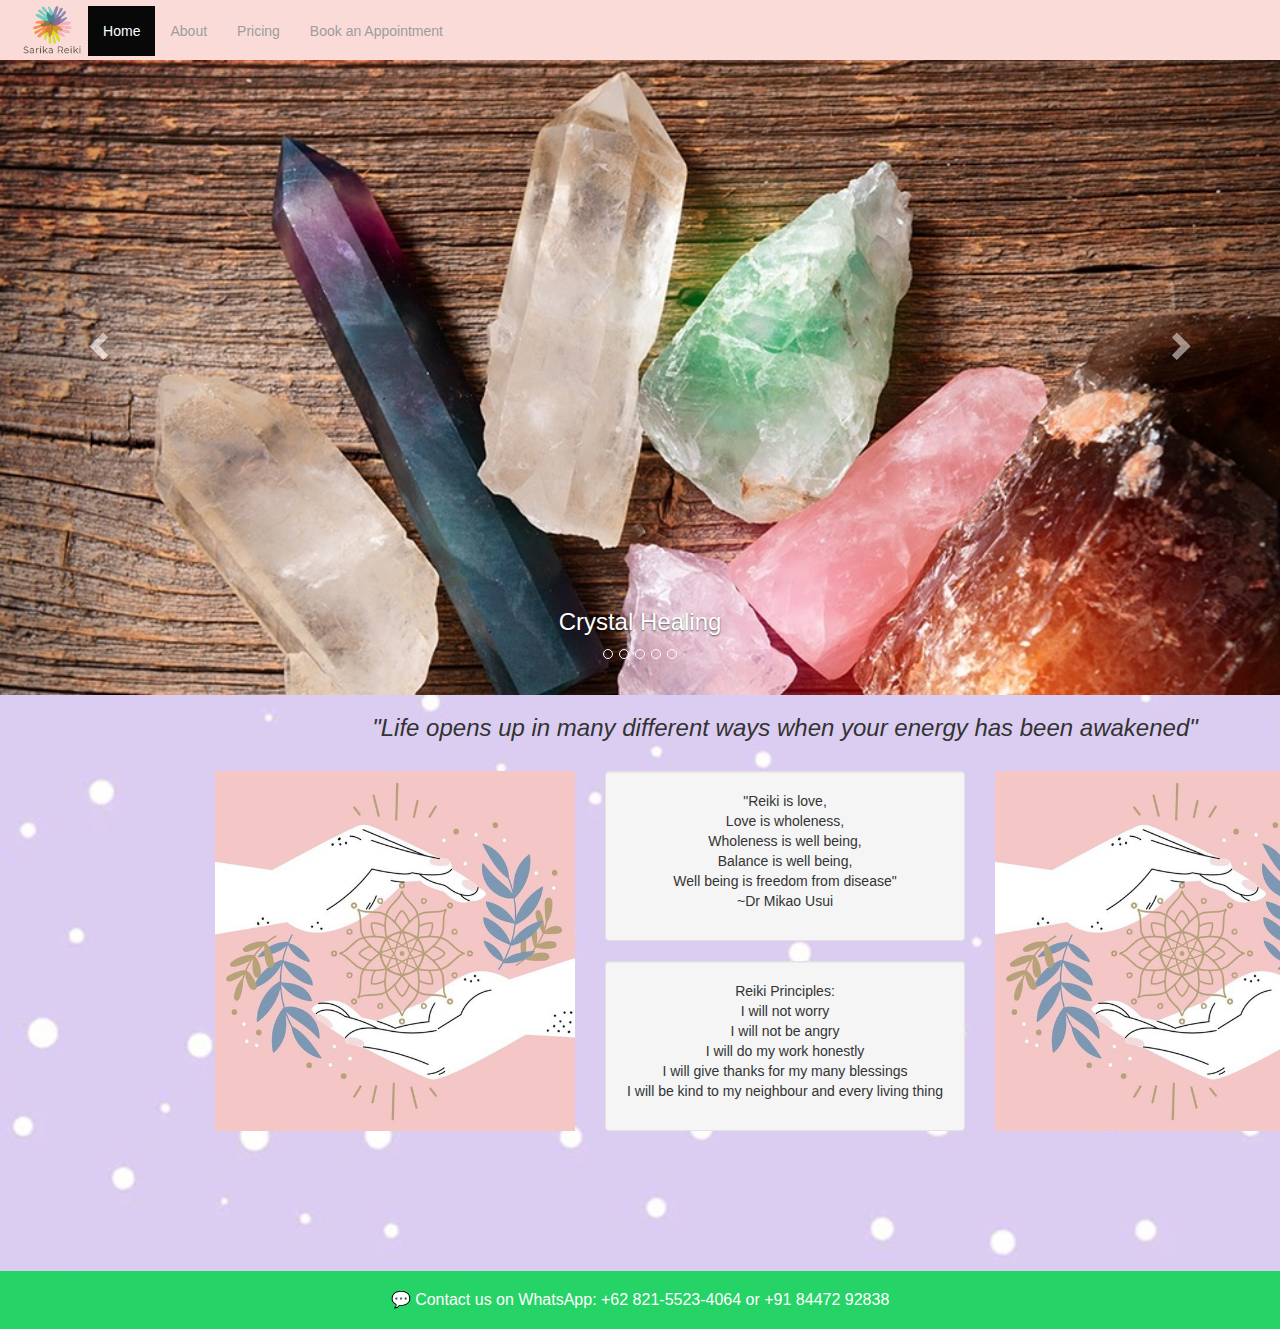
<file: index.html>
<html>

<head>
  <title>
    REIKI
  </title>
  <link rel="icon" href="images/logo.jpeg" type="image/x-icon">
  <link rel="stylesheet" href="https://maxcdn.bootstrapcdn.com/bootstrap/3.4.1/css/bootstrap.min.css">
  <script src="https://ajax.googleapis.com/ajax/libs/jquery/3.6.3/jquery.min.js"></script>
  <script src="https://maxcdn.bootstrapcdn.com/bootstrap/3.4.1/js/bootstrap.min.js"></script>
  <link rel="stylesheet" href="main.css">
</head>

<body>
  <nav class="navbar navbar-inverse">
    <div class="container-fluid">
      <div class="navbar-header">
        <button type="button" class="navbar-toggle" data-toggle="collapse" data-target="#myNavbar">
          <span class="icon-bar"></span>
          <span class="icon-bar"></span>
          <span class="icon-bar"></span>
        </button>
        <img src="images/logo.png" height="50"></img>
      </div>
      <div class="collapse navbar-collapse" id="myNavbar">
        <ul class="nav navbar-nav">
          <li class="active"><a>Home</a></li>
          <li><a href="about.html">About</a></li>
          <li><a href="price.html">Pricing</a></li>
          <li><a href="book.html">Book an Appointment</a></li>
        </ul>
      </div>
    </div>
  </nav>

  <div id="myCarousel" class="carousel slide" data-ride="carousel">
    <ol class="carousel-indicators">
      <li data-target="#myCarousel" data-slide-to="1"></li>
      <li data-target="#myCarousel" data-slide-to="2"></li>
      <li data-target="#myCarousel" data-slide-to="3"></li>
      <li data-target="#myCarousel" data-slide-to="4"></li>
      <li data-target="#myCarousel" data-slide-to="0"></li>
    </ol>

    <div class="carousel-inner" role="listbox">
      <div class="item active">
        <img src="images/c.jpg">
        <div class="carousel-caption">
          <h3>Crystal Healing</h3>
        </div>
      </div>

      <div class="item">
        <img src="images/b.jpg">
        <div class="carousel-caption">
          <h3>Candle Healing</h3>
        </div>
      </div>

      <div class="item">
        <img src="images/d.jpg">
        <div class="carousel-caption">
          <h3>Experience Peace and Calm</h3>
        </div>
      </div>

      <div class="item">
        <img src="images/e.jpg">
        <div class="carousel-caption">
          <h3>Tarot Reading</h3>
        </div>
      </div>

      <div class="item">
        <img src="images/f.jpg">
        <div class="carousel-caption">
          <h3>Talk Sessions</h3>
        </div>
      </div>
    </div>

    <a class="left carousel-control" href="#myCarousel" role="button" data-slide="prev">
      <span class="glyphicon glyphicon-chevron-left" aria-hidden="true"></span>
      <span class="sr-only">Previous</span>
    </a>
    <a class="right carousel-control" href="#myCarousel" role="button" data-slide="next">
      <span class="glyphicon glyphicon-chevron-right" aria-hidden="true"></span>
      <span class="sr-only">Next</span>
    </a>
  </div>

  <div class="container text-center">
    <h3><i>"Life opens up in many different ways when your energy has been awakened"</i></h3><br>
    <div class="row d-flex align-items-stretch">
      <div class="col-sm-4">
        <img src="images/a.jpg" class="img-responsive"></img>
      </div>
      <div class="col-sm-4">
        <div class="well">
          <p>"Reiki is love,<br>
            Love is wholeness,<br>
            Wholeness is well being,<br>
            Balance is well being,<br>
            Well being is freedom from disease"
            <br>
            ~Dr Mikao Usui
          </p>
        </div>
        <div class="well">
          <p>Reiki Principles:<br>
            I will not worry<br>
            I will not be angry<br>
            I will do my work honestly<br>
            I will give thanks for my many blessings<br>
            I will be kind to my neighbour and every living thing
          </p>
        </div>
      </div>
      <div class="col-sm-4">
        <img src="images/a.jpg" class="img-responsive"></img>
      </div>

    </div>
  </div><br>
  <div class="con">
    <footer>
      <h5>
        💬 Contact us on WhatsApp: +62 821-5523-4064 or +91 84472 92838
      </h5>
    </footer>

  </div>
</body>

</html>
</file>
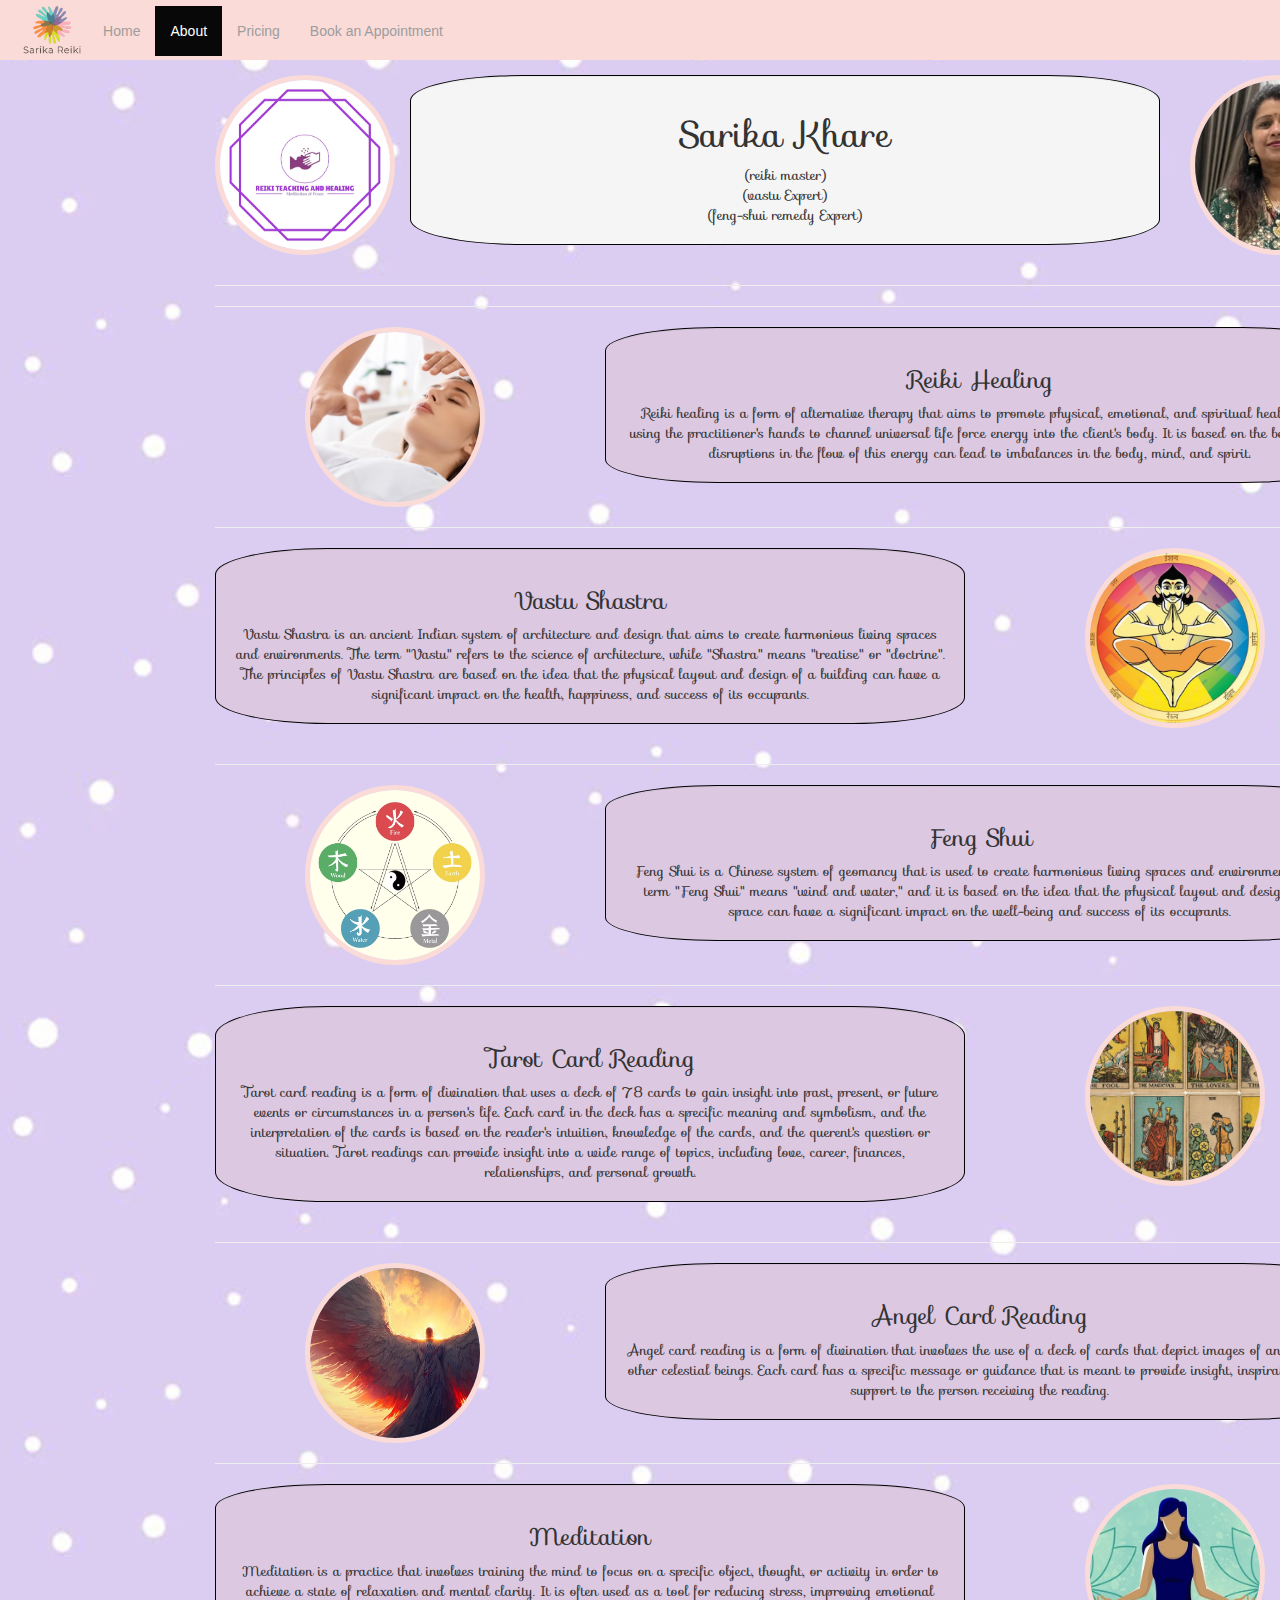
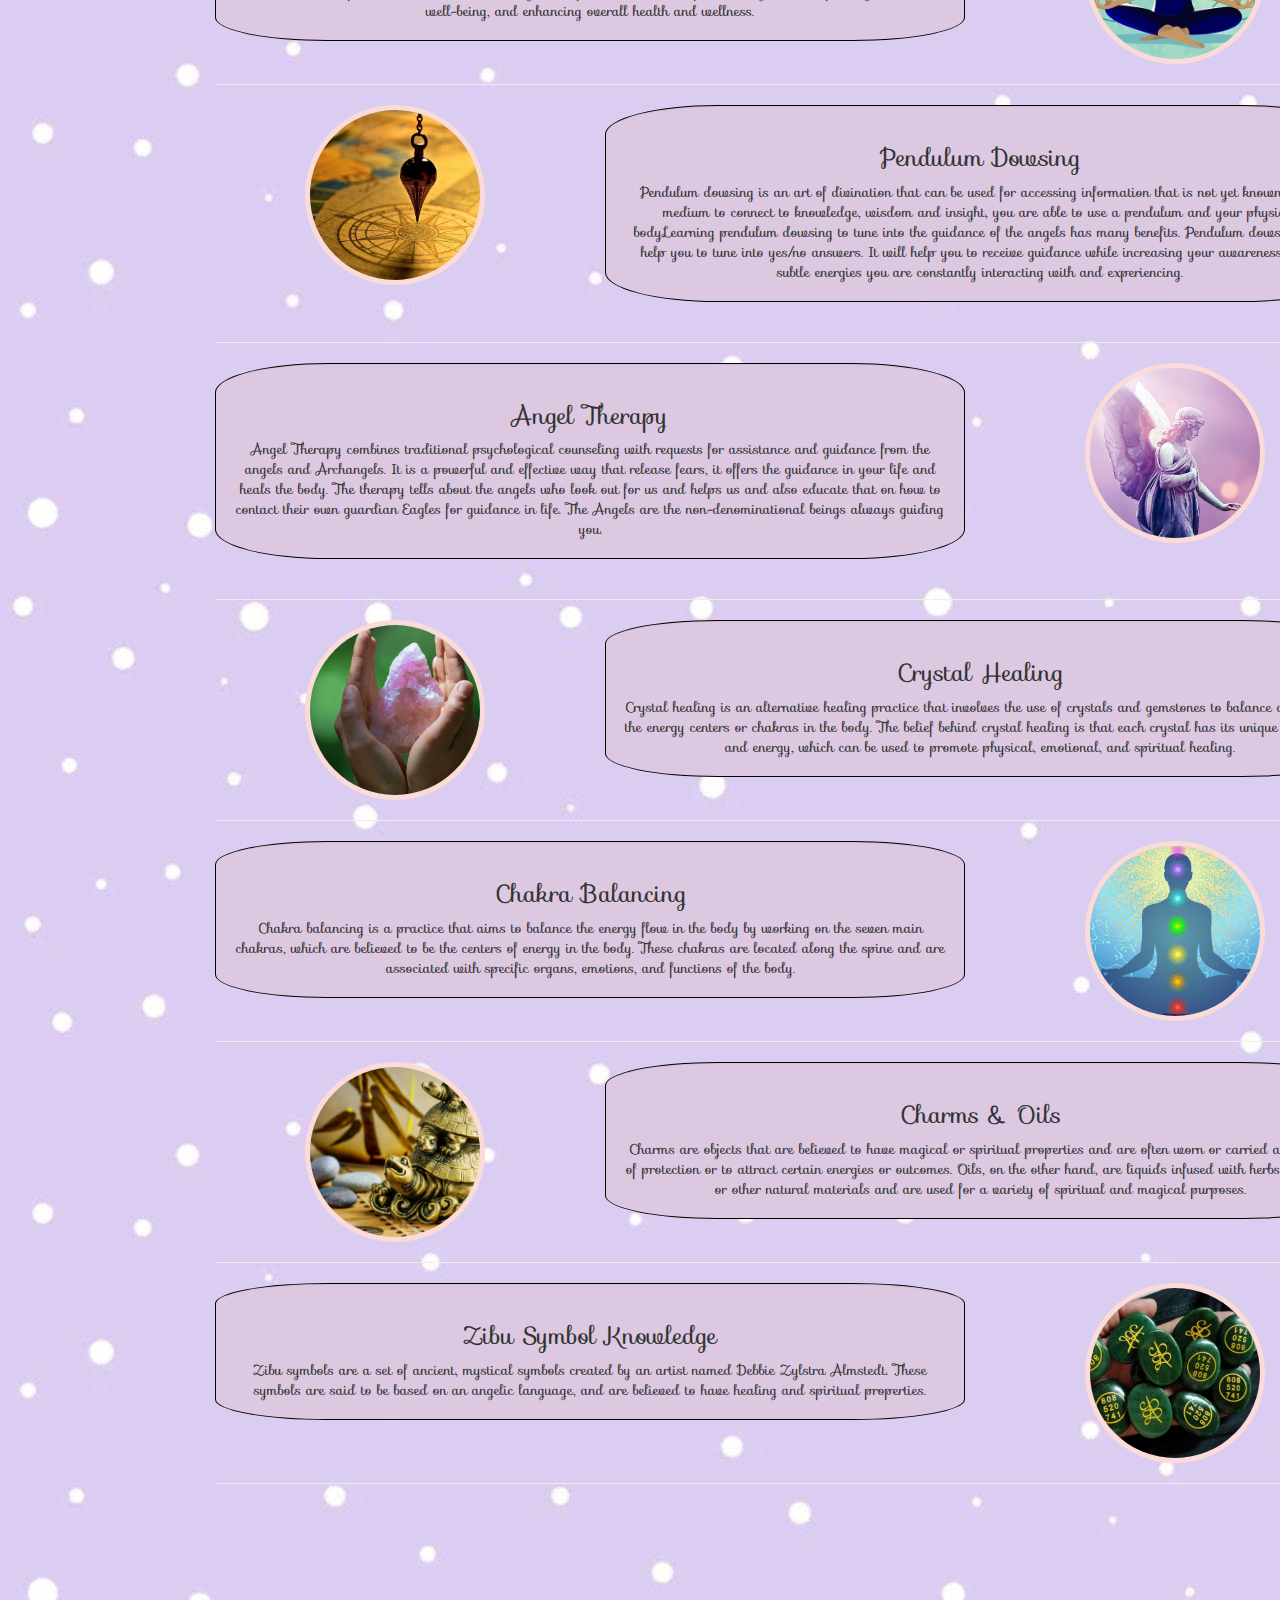
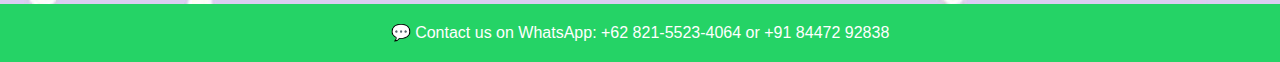
<file: about.html>
<html>

<head>
    <title>
        REIKI
    </title>
    <link rel="stylesheet" href="https://fonts.googleapis.com/css?family=Sofia">
    <link rel="icon" href="images/logo.png" type="image/x-icon">
    <link rel="stylesheet" href="https://maxcdn.bootstrapcdn.com/bootstrap/3.4.1/css/bootstrap.min.css">
    <script src="https://ajax.googleapis.com/ajax/libs/jquery/3.6.3/jquery.min.js"></script>
    <script src="https://maxcdn.bootstrapcdn.com/bootstrap/3.4.1/js/bootstrap.min.js"></script>
    <link rel="stylesheet" href="main.css">
</head>

<body>
    <nav class="navbar navbar-inverse">
        <div class="container-fluid">
            <div class="navbar-header">
                <button type="button" class="navbar-toggle" data-toggle="collapse" data-target="#myNavbar">
                    <span class="icon-bar"></span>
                    <span class="icon-bar"></span>
                    <span class="icon-bar"></span>
                </button>
                <img src="images/logo.png" height="50"></img>
            </div>
            <div class="collapse navbar-collapse" id="myNavbar">
                <ul class="nav navbar-nav">
                    <li><a href="index.html">Home</a></li>
                    <li class="active"><a>About</a></li>
                    <li><a href="price.html">Pricing</a></li>
                    <li><a href="book.html">Book an Appointment</a></li>
                </ul>
            </div>
        </div>
    </nav>
    <br>

    <div class="container" style="font-family: 'Sofia', sans-serif; text-align: center;">
        <div class="row d-flex align-items-stretch">
            <div class="col-sm-2">
                <div class="image-container">
                    <img src="images/logo.jpeg" alt="Logo" class="zoom-image">
                </div>
            </div>
            <div class="col-sm-8">
                <div class="well" style="border-color: black; border-radius: 15%;">
                    <h1>
                        Sarika Khare
                    </h1>
                    (reiki master)<br>
                    (vastu Expert)<br>
                    (feng-shui remedy Expert)<br>
                </div>
            </div>
            <div class="col-sm-2">
                <img src="images/dp.jpg" class="img-circle" height="180" width="180">
            </div>
        </div>
        <hr>
        <hr>
        <div class="row d-flex align-items-stretch">
            <div class="col-sm-4">
                <img src="images/1.jpg" class="img-circle" height="180" width="180">
            </div>
            <div class="col-sm-8">
                <div class="well"
                    style="border-color: black; background-color: rgb(220, 200, 225); border-radius: 15%;">
                    <h3>
                        Reiki Healing
                    </h3>
                    Reiki healing is a form of alternative therapy that aims to promote physical, emotional, and
                    spiritual healing by using the practitioner's hands to channel universal life force energy into the
                    client's body. It is based on the belief that disruptions in the flow of this energy can lead to
                    imbalances in the body, mind, and spirit.
                </div>
            </div>
        </div>
        <hr>
        <div class="row d-flex align-items-stretch">
            <div class="col-sm-8">
                <div class="well"
                    style="border-color: black; background-color: rgb(220, 200, 225); border-radius: 15%;">
                    <h3>
                        Vastu Shastra
                    </h3>
                    Vastu Shastra is an ancient Indian system of architecture and design that aims to create harmonious
                    living spaces and environments. The term "Vastu" refers to the science of architecture, while
                    "Shastra" means "treatise" or "doctrine". The principles of Vastu Shastra are based on the idea that
                    the physical layout and design of a building can have a significant impact on the health, happiness,
                    and success of its occupants.
                </div>
            </div>
            <div class="col-sm-4">
                <img src="images/12.jpg" class="img-circle" height="180" width="180">
            </div>
        </div>
        <hr>
        <div class="row d-flex align-items-stretch">
            <div class="col-sm-4">
                <img src="images/11.jpg" class="img-circle" height="180" width="180">
            </div>
            <div class="col-sm-8">
                <div class="well"
                    style="border-color: black; background-color: rgb(220, 200, 225); border-radius: 15%;">
                    <h3>
                        Feng Shui
                    </h3>
                    Feng Shui is a Chinese system of geomancy that is used to create harmonious living spaces and
                    environments. The term "Feng Shui" means "wind and water," and it is based on the idea that the
                    physical layout and design of a space can have a significant impact on the well-being and success of
                    its occupants.
                </div>
            </div>
        </div>
        <hr>
        <div class="row d-flex align-items-stretch">
            <div class="col-sm-8">
                <div class="well"
                    style="border-color: black; background-color: rgb(220, 200, 225); border-radius: 15%;">
                    <h3>
                        Tarot Card Reading
                    </h3>
                    Tarot card reading is a form of divination that uses a deck of 78 cards to gain insight into past,
                    present, or future events or circumstances in a person's life. Each card in the deck has a specific
                    meaning and symbolism, and the interpretation of the cards is based on the reader's intuition,
                    knowledge of the cards, and the querent's question or situation. Tarot readings can provide insight
                    into a wide range of topics, including love, career, finances, relationships, and personal growth.
                </div>
            </div>
            <div class="col-sm-4">
                <img src="images/2.jpg" class="img-circle" height="180" width="180">
            </div>
        </div>
        <hr>
        <div class="row d-flex align-items-stretch">
            <div class="col-sm-4">
                <img src="images/3.jpg" class="img-circle" height="180" width="180">
            </div>
            <div class="col-sm-8">
                <div class="well"
                    style="border-color: black; background-color: rgb(220, 200, 225); border-radius: 15%;">
                    <h3>
                        Angel Card Reading
                    </h3>
                    Angel card reading is a form of divination that involves the use of a deck of cards that depict
                    images of angels and other celestial beings. Each card has a specific message or guidance that is
                    meant to provide insight, inspiration, and support to the person receiving the reading.
                </div>
            </div>
        </div>
        <hr>
        <div class="row d-flex align-items-stretch">
            <div class="col-sm-8">
                <div class="well"
                    style="border-color: black; background-color: rgb(220, 200, 225); border-radius: 15%;">
                    <h3>
                        Meditation
                    </h3>
                    Meditation is a practice that involves training the mind to focus on a specific object, thought, or
                    activity in order to achieve a state of relaxation and mental clarity. It is often used as a tool
                    for reducing stress, improving emotional well-being, and enhancing overall health and wellness.
                </div>
            </div>
            <div class="col-sm-4">
                <img src="images/4.jpg" class="img-circle" height="180" width="180">
            </div>
        </div>
        <hr>
        <div class="row d-flex align-items-stretch">
            <div class="col-sm-4">
                <img src="images/5.jpg" class="img-circle" height="180" width="180">
            </div>
            <div class="col-sm-8">
                <div class="well"
                    style="border-color: black; background-color: rgb(220, 200, 225); border-radius: 15%;">
                    <h3>
                        Pendulum Dowsing
                    </h3>
                    Pendulum dowsing is an art of divination that can be used for accessing information that is not yet
                    known. As a medium to connect to knowledge, wisdom and insight, you are able to use a pendulum and
                    your physical body.Learning pendulum dowsing to tune into the guidance of the angels has many
                    benefits. Pendulum dowsing will help you to tune into yes/no answers. It will help you to receive
                    guidance while increasing your awareness of the subtle energies you are constantly interacting with
                    and experiencing.
                </div>
            </div>
        </div>
        <hr>
        <div class="row d-flex align-items-stretch">
            <div class="col-sm-8">
                <div class="well"
                    style="border-color: black; background-color: rgb(220, 200, 225); border-radius: 15%;">
                    <h3>
                        Angel Therapy
                    </h3>
                    Angel Therapy combines traditional psychological counseling with requests for assistance and
                    guidance from the angels and Archangels. It is a powerful and effective way that release fears, it
                    offers the guidance in your life and heals the body. The therapy tells about the angels who look out
                    for us and helps us and also educate that on how to contact their own guardian Eagles for guidance
                    in life. The Angels are the non-denominational beings always guiding you.
                </div>
            </div>
            <div class="col-sm-4">
                <img src="images/10.jpg" class="img-circle" height="180" width="180">
            </div>
        </div>
        <hr>
        <div class="row d-flex align-items-stretch">
            <div class="col-sm-4">
                <img src="images/6.jpg" class="img-circle" height="180" width="180">
            </div>
            <div class="col-sm-8">
                <div class="well"
                    style="border-color: black; background-color: rgb(220, 200, 225); border-radius: 15%;">
                    <h3>
                        Crystal Healing
                    </h3>
                    Crystal healing is an alternative healing practice that involves the use of crystals and gemstones
                    to balance and align the energy centers or chakras in the body. The belief behind crystal healing is
                    that each crystal has its unique vibration and energy, which can be used to promote physical,
                    emotional, and spiritual healing.
                </div>
            </div>
        </div>
        <hr>
        <div class="row d-flex align-items-stretch">
            <div class="col-sm-8">
                <div class="well"
                    style="border-color: black; background-color: rgb(220, 200, 225); border-radius: 15%;">
                    <h3>
                        Chakra Balancing
                    </h3>
                    Chakra balancing is a practice that aims to balance the energy flow in the body by working on the
                    seven main chakras, which are believed to be the centers of energy in the body. These chakras are
                    located along the spine and are associated with specific organs, emotions, and functions of the
                    body.
                </div>
            </div>
            <div class="col-sm-4">
                <img src="images/7.jpg" class="img-circle" height="180" width="180">
            </div>
        </div>
        <hr>
        <div class="row d-flex align-items-stretch">
            <div class="col-sm-4">
                <img src="images/8.jpg" class="img-circle" height="180" width="180">
            </div>
            <div class="col-sm-8">
                <div class="well"
                    style="border-color: black; background-color: rgb(220, 200, 225); border-radius: 15%;">
                    <h3>
                        Charms & Oils
                    </h3>
                    Charms are objects that are believed to have magical or spiritual properties and are often worn or
                    carried as a form of protection or to attract certain energies or outcomes. Oils, on the other hand,
                    are liquids infused with herbs, flowers, or other natural materials and are used for a variety of
                    spiritual and magical purposes.
                </div>
            </div>
        </div>
        <hr>
        <div class="row d-flex align-items-stretch">
            <div class="col-sm-8">
                <div class="well"
                    style="border-color: black; background-color: rgb(220, 200, 225); border-radius: 15%;">
                    <h3>
                        Zibu Symbol Knowledge
                    </h3>
                    Zibu symbols are a set of ancient, mystical symbols created by an artist named Debbie Zylstra
                    Almstedt. These symbols are said to be based on an angelic language, and are believed to have
                    healing and spiritual properties.
                </div>
            </div>
            <div class="col-sm-4">
                <img src="images/9.jpg" class="img-circle" height="180" width="180">
            </div>
        </div>
        <hr>
    </div>

    <div class="con">
        <footer>
            <h5>
                💬 Contact us on WhatsApp: +62 821-5523-4064 or +91 84472 92838
            </h5>
        </footer>

    </div>
</body>

</html>
</file>
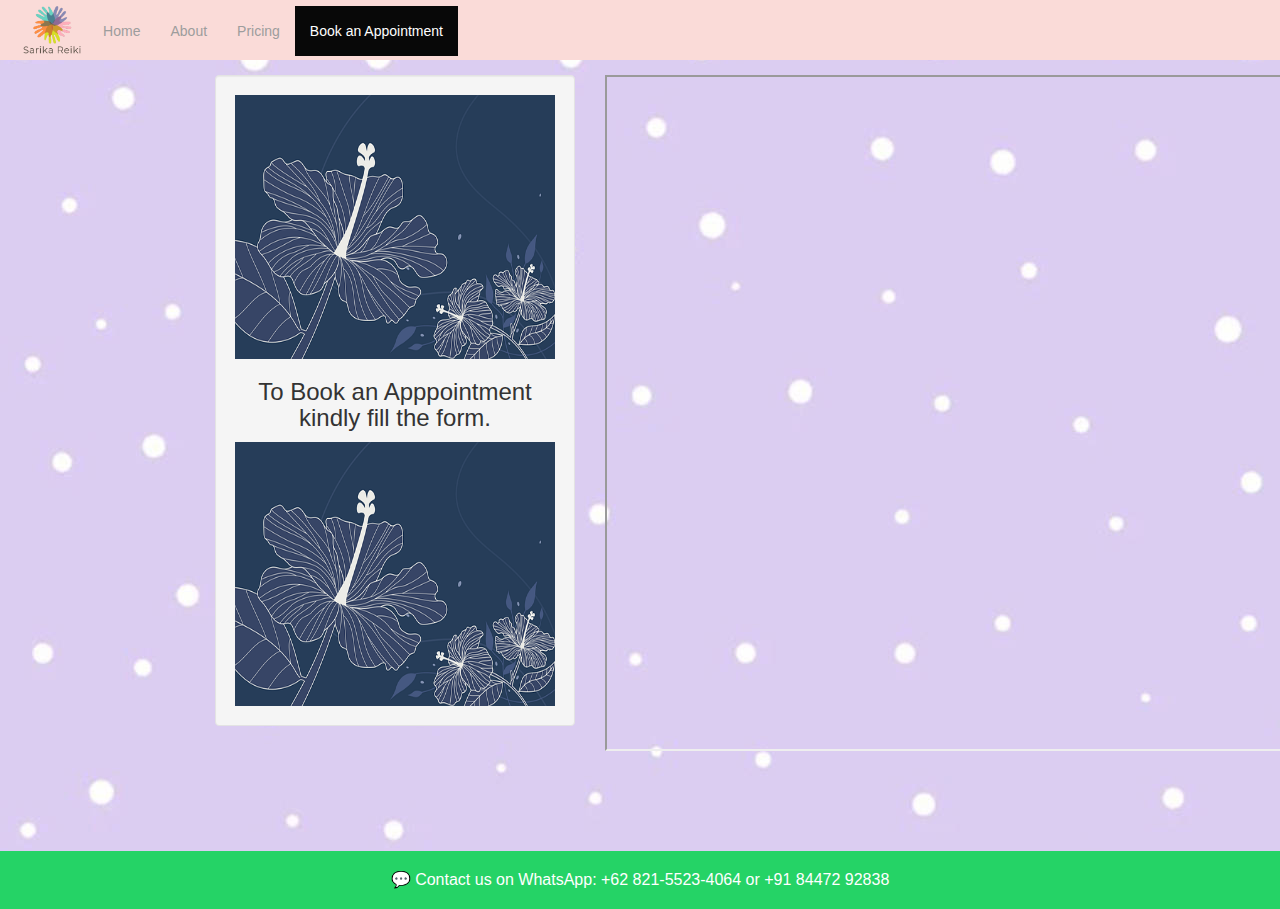
<file: book.html>
<html>

<head>
    <title>
        REIKI
    </title>
    <link rel="icon" href="images/logo.png" type="image/x-icon">
    <link rel="stylesheet" href="https://maxcdn.bootstrapcdn.com/bootstrap/3.4.1/css/bootstrap.min.css">
    <script src="https://ajax.googleapis.com/ajax/libs/jquery/3.6.3/jquery.min.js"></script>
    <script src="https://maxcdn.bootstrapcdn.com/bootstrap/3.4.1/js/bootstrap.min.js"></script>
    <link rel="stylesheet" href="main.css">
</head>

<body>
    <nav class="navbar navbar-inverse">
        <div class="container-fluid">
            <div class="navbar-header">
                <button type="button" class="navbar-toggle" data-toggle="collapse" data-target="#myNavbar">
                    <span class="icon-bar"></span>
                    <span class="icon-bar"></span>
                    <span class="icon-bar"></span>
                </button>
                <img src="images/logo.png" height="50"></img>
            </div>
            <div class="collapse navbar-collapse" id="myNavbar">
                <ul class="nav navbar-nav">
                    <li><a href="index.html">Home</a></li>
                    <li><a href="about.html">About</a></li>
                    <li><a href="price.html">Pricing</a></li>
                    <li class="active"><a>Book an Appointment</a></li>
                </ul>
            </div>
        </div>
    </nav>

    <div class="container text-center">
        <div class="row d-flex align-items-stretch">
            <div class="col-sm-4">
                <br>

                <div class="well">
                    <img src="images/g.webp" width="100%" height="31.25%">
                    <h3>
                        To Book an Apppointment kindly fill the form.
                    </h3>
                    <img src="images/g.webp" width="100%" height="31.25%">
                </div>

            </div>
            <div class="col-sm-8">
                <br>
                <iframe
                    src="https://docs.google.com/forms/d/e/1FAIpQLScDri0NmCyr0iRjQVFs0e4DUp-1M9Pk3X1BirzEmUCk_FLYKA/viewform"
                    title="description" width="100%" height="80%"></iframe>
            </div>
        </div>
    </div>

    <div class="con">
        <footer>
            <h5>
                💬 Contact us on WhatsApp: +62 821-5523-4064 or +91 84472 92838
            </h5>
        </footer>

    </div>
</body>

</html>
</file>
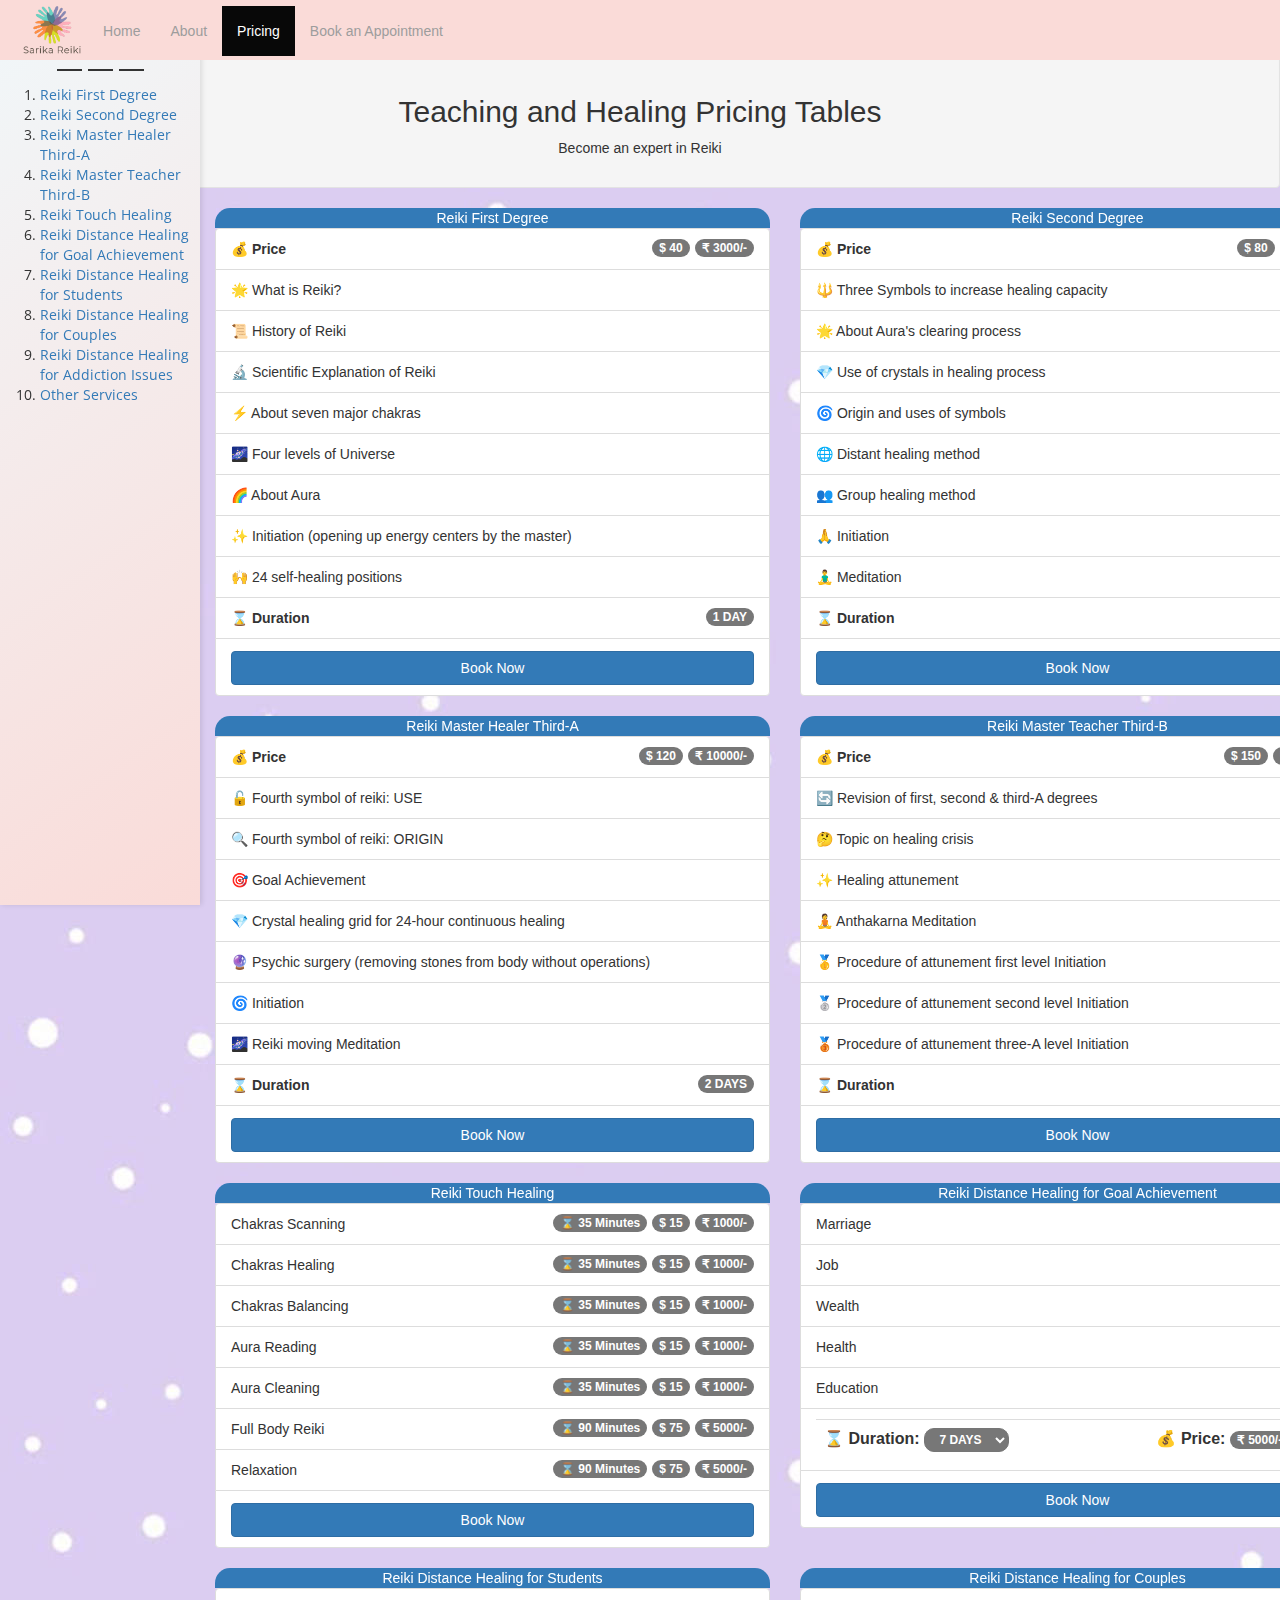
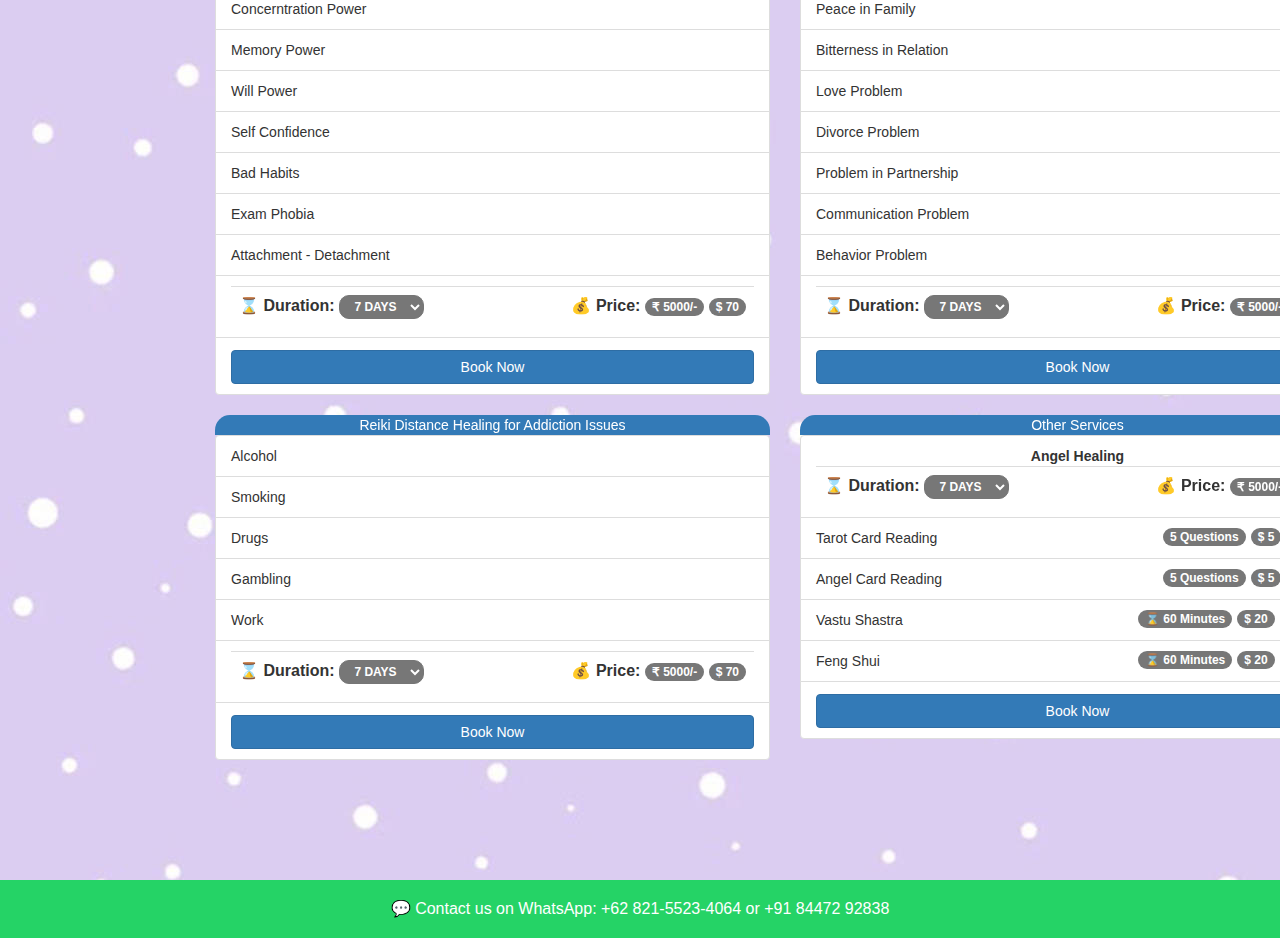
<file: price.html>
<html>

<head>
  <title>
    REIKI
  </title>
  <link rel="icon" href="images/logo.png" type="image/x-icon">
  <link rel="stylesheet" href="https://maxcdn.bootstrapcdn.com/bootstrap/3.4.1/css/bootstrap.min.css">
  <link href="https://fonts.googleapis.com/css2?family=Open+Sans:wght@300;400;600&display=swap" rel="stylesheet">
  <script src="https://ajax.googleapis.com/ajax/libs/jquery/3.6.3/jquery.min.js"></script>
  <script src="https://maxcdn.bootstrapcdn.com/bootstrap/3.4.1/js/bootstrap.min.js"></script>
  <link rel="stylesheet" href="main.css">

</head>

<body>
  <nav class="navbar navbar-inverse">
    <div class="container-fluid">
      <div class="navbar-header">
        <button type="button" class="navbar-toggle" data-toggle="collapse" data-target="#myNavbar">
          <span class="icon-bar"></span>
          <span class="icon-bar"></span>
          <span class="icon-bar"></span>
        </button>
        <img src="images/logo.png" height="50"></img>
      </div>
      <div class="collapse navbar-collapse" id="myNavbar">
        <ul class="nav navbar-nav">
          <li><a href="index.html">Home</a></li>
          <li><a href="about.html">About</a></li>
          <li class="active"><a href="price.html">Pricing</a></li>
          <li><a href="book.html">Book an Appointment</a></li>
        </ul>
      </div>
    </div>
  </nav>

  <div class="well" style="text-align:center">
    <h2 style="text-align:center">Teaching and Healing Pricing Tables</h2>
    <p style="text-align:center">Become an expert in Reiki</p>
  </div>




  <div class="container mt-6">
    <div class="row">

      <div class="col-4">
        <nav id="navbar-example3" class="h-100 flex-column align-items-stretch pe-4 border-end sidebar">
          <div class="hamburger-icon">
            <span></span>
            <span></span>
            <span></span>
          </div>

          <ol class="sidebar-list">
            <li><a href="#reikiFirstDegree">Reiki First Degree</a></li>
            <li><a href="#reikiSecondDegree">Reiki Second Degree</a></li>
            <li><a href="#ReikiMasterHealerThird-A">Reiki Master Healer Third-A</a></li>
            <li><a href="#ReikiMasterTeacherThird-B">Reiki Master Teacher Third-B</a></li>
            <li><a href="#ReikiTouchHealing">Reiki Touch Healing</a></li>
            <li><a href="#ReikiDistanceHealingforGoalAchievement">Reiki Distance Healing for Goal Achievement</a></li>
            <li><a href="#ReikiDistanceHealingforStudents">Reiki Distance Healing for Students</a></li>
            <li><a href="#ReikiDistanceHealingforCouples">Reiki Distance Healing for Couples</a></li>
            <li><a href="#ReikiDistanceHealingforAddictionIssues">Reiki Distance Healing for Addiction Issues</a></li>
            <li><a href="#OtherServices">Other Services</a></li>
            <!-- Add more links as required -->
          </ol>
        </nav>
      </div>



      <div class="col-md-6">
        <div class="card shadow" id="reikiFirstDegree">
          <div class="card-header text-center bg-primary text-white rounded-card-header">
            Reiki First Degree
          </div>

          <ul class="list-group list-group-flush">

            <li class="list-group-item d-flex justify-content-between align-items-center">
              <strong>💰 Price</strong>
              <span class="badge badge-pill">₹ 3000/-</span>
              <span class="badge badge-pill">$ 40</span>
            </li>


            <li class="list-group-item">🌟 What is Reiki?</li>
            <li class="list-group-item">📜 History of Reiki</li>
            <li class="list-group-item">🔬 Scientific Explanation of Reiki</li>
            <li class="list-group-item">⚡ About seven major chakras</li>
            <li class="list-group-item">🌌 Four levels of Universe</li>
            <li class="list-group-item">🌈 About Aura</li>
            <li class="list-group-item">✨ Initiation (opening up energy centers by the master)</li>
            <li class="list-group-item">🙌 24 self-healing positions</li>

            <li class="list-group-item d-flex justify-content-between align-items-center">
              <strong>⌛ Duration</strong>
              <span class="badge badge-pill badge-light">1 DAY</span>
            </li>
            <li class="list-group-item text-center">
              <a href="book.html">
                <button class="btn btn-primary">Book Now</button>
              </a>

            </li>
          </ul>
        </div>
      </div>

      <div class="col-md-6">
        <div class="card shadow" id="reikiSecondDegree">
          <div class="card-header text-center bg-primary text-white rounded-card-header">
            Reiki Second Degree
          </div>
          <ul class="list-group list-group-flush">
            <li class="list-group-item d-flex justify-content-between align-items-center">
              <strong>💰 Price</strong>
              <span class="badge badge-pill">₹ 7000/-</span>
              <span class="badge badge-pill">$ 80</span>
            </li>
            <li class="list-group-item">🔱 Three Symbols to increase healing capacity</li>
            <li class="list-group-item">🌟 About Aura's clearing process</li>
            <li class="list-group-item">💎 Use of crystals in healing process</li>
            <li class="list-group-item">🌀 Origin and uses of symbols</li>
            <li class="list-group-item">🌐 Distant healing method</li>
            <li class="list-group-item">👥 Group healing method</li>
            <li class="list-group-item">🙏 Initiation</li>
            <li class="list-group-item">🧘‍♂️ Meditation</li>

            <li class="list-group-item d-flex justify-content-between align-items-center">
              <strong>⌛ Duration</strong>
              <span class="badge badge-pill badge-light">2 DAYS</span>
            </li>
            <li class="list-group-item text-center">
              <a href="book.html">
                <button class="btn btn-primary">Book Now</button>
              </a>
            </li>
          </ul>
        </div>
      </div>

    </div>


    <!-- Start of new row with two more tables -->
    <div class="row mt-4"> <!-- mt-4 gives a margin top to space out the rows -->

      <!-- Third table/column -->
      <div class="col-md-6">
        <div class="card shadow" id="ReikiMasterHealerThird-A">
          <div class="card-header text-center bg-primary text-white rounded-card-header">
            Reiki Master Healer Third-A
          </div>
          <ul class="list-group list-group-flush">
            <li class="list-group-item d-flex justify-content-between align-items-center">
              <strong>💰 Price</strong>
              <span class="badge badge-pill">₹ 10000/-</span>
              <span class="badge badge-pill">$ 120</span>
            </li>
            <li class="list-group-item">🔓 Fourth symbol of reiki: USE</li>
            <li class="list-group-item">🔍 Fourth symbol of reiki: ORIGIN</li>
            <li class="list-group-item">🎯 Goal Achievement</li>
            <li class="list-group-item">💎 Crystal healing grid for 24-hour continuous healing</li>
            <li class="list-group-item">🔮 Psychic surgery (removing stones from body without operations)</li>
            <li class="list-group-item">🌀 Initiation</li>
            <li class="list-group-item">🌌 Reiki moving Meditation</li>

            <li class="list-group-item d-flex justify-content-between align-items-center">
              <strong>⌛ Duration</strong>
              <span class="badge badge-pill badge-light">2 DAYS</span>
            </li>
            <li class="list-group-item text-center">
              <a href="book.html">
                <button class="btn btn-primary">Book Now</button>
              </a>
            </li>
          </ul>
        </div>
      </div>

      <!-- Fourth table/column -->
      <div class="col-md-6">
        <div class="card shadow" id="ReikiMasterTeacherThird-B">
          <div class="card-header text-center bg-primary text-white rounded-card-header">
            Reiki Master Teacher Third-B
          </div>
          <ul class="list-group list-group-flush">
            <li class="list-group-item d-flex justify-content-between align-items-center">
              <strong>💰 Price</strong>
              <span class="badge badge-pill">₹ 12000/-</span>
              <span class="badge badge-pill">$ 150</span>
            </li>


            <li class="list-group-item">🔄 Revision of first, second & third-A degrees</li>
            <li class="list-group-item">🤔 Topic on healing crisis</li>
            <li class="list-group-item">✨ Healing attunement</li>
            <li class="list-group-item">🧘 Anthakarna Meditation</li>
            <li class="list-group-item">🥇 Procedure of attunement first level Initiation</li>
            <li class="list-group-item">🥈 Procedure of attunement second level Initiation</li>
            <li class="list-group-item">🥉 Procedure of attunement three-A level Initiation</li>

            <li class="list-group-item d-flex justify-content-between align-items-center">
              <strong>⌛ Duration</strong>
              <span class="badge badge-pill badge-light">2 DAYS</span>
            </li>
            <li class="list-group-item text-center">
              <a href="book.html">
                <button class="btn btn-primary">Book Now</button>
              </a>
            </li>
          </ul>
        </div>
      </div>

    </div>


    <!-- Start of new row with two more tables -->
    <div class="row mt-4"> <!-- mt-4 gives a margin top to space out the rows -->

      <!-- Third table/column -->
      <div class="col-md-6">
        <div class="card shadow" id="ReikiTouchHealing">
          <div class="card-header text-center bg-primary text-white rounded-card-header">
            Reiki Touch Healing
          </div>
          <ul class="list-group list-group-flush">
            <li class="list-group-item">Chakras Scanning
              <span class="badge badge-pill">₹ 1000/-</span>
              <span class="badge badge-pill">$ 15</span>
              <span class="badge badge-pill badge-light">⌛ 35 Minutes</span>
            </li>
            <li class="list-group-item">Chakras Healing
              <span class="badge badge-pill">₹ 1000/-</span>
              <span class="badge badge-pill">$ 15</span>
              <span class="badge badge-pill badge-light">⌛ 35 Minutes</span>
            </li>
            <li class="list-group-item">Chakras Balancing
              <span class="badge badge-pill">₹ 1000/-</span>
              <span class="badge badge-pill">$ 15</span>
              <span class="badge badge-pill badge-light">⌛ 35 Minutes</span>
            </li>
            <li class="list-group-item">Aura Reading
              <span class="badge badge-pill">₹ 1000/-</span>
              <span class="badge badge-pill">$ 15</span>
              <span class="badge badge-pill badge-light">⌛ 35 Minutes</span>
            </li>
            <li class="list-group-item">Aura Cleaning
              <span class="badge badge-pill">₹ 1000/-</span>
              <span class="badge badge-pill">$ 15</span>
              <span class="badge badge-pill badge-light">⌛ 35 Minutes</span>
            </li>
            <li class="list-group-item">Full Body Reiki
              <span class="badge badge-pill">₹ 5000/-</span>
              <span class="badge badge-pill">$ 75</span>
              <span class="badge badge-pill badge-light">⌛ 90 Minutes</span>
            </li>
            <li class="list-group-item">Relaxation
              <span class="badge badge-pill">₹ 5000/-</span>
              <span class="badge badge-pill">$ 75</span>
              <span class="badge badge-pill badge-light">⌛ 90 Minutes</span>
            </li>
            <li class="list-group-item text-center">
              <a href="book.html">
                <button class="btn btn-primary">Book Now</button>
              </a>
            </li>
          </ul>
        </div>
      </div>


      <!-- Fourth table/column -->
      <div class="col-md-6">
        <div class="card shadow" id="ReikiDistanceHealingforGoalAchievement">
          <div class="card-header text-center bg-primary text-white rounded-card-header">
            Reiki Distance Healing for Goal Achievement
          </div>
          <ul class="list-group list-group-flush">
            <li class="list-group-item">Marriage
            </li>
            <li class="list-group-item">Job
            </li>
            <li class="list-group-item">Wealth
            </li>
            <li class="list-group-item">Health
            </li>
            <li class="list-group-item">Education
            </li>

            <li class="list-group-item d-flex align-items-center">
              <table class="table" style="margin: 0;">
                <tbody>

                  <td class="align-middle">
                    <strong>⌛ Duration: </strong>
                    <select id="duration1" class="badge badge-pill badge-light duration-dropdown">
                      <option value="₹ 5000/-" data-usd="$ 70">7 DAYS</option>
                      <option value="₹ 15000/-" data-usd="$ 210">21 DAYS</option>
                      <option value="₹ 21000/-" data-usd="$ 300">30 DAYS</option>
                    </select>
                  </td>
                  <td class="d-flex align-items-center ml-auto text-right">
                    <strong>💰 Price: </strong>
                    <span class="badge badge-pill badge-light"><span id="priceInr1">₹ 5000/- </span></span>
                    <span class="badge badge-pill badge-light"><span id="priceUsd1">$ 70 </span></span>
                  </td>

                </tbody>
              </table>


            </li>

            <li class="list-group-item text-center">
              <a href="book.html">
                <button class="btn btn-primary">Book Now</button>
              </a>
            </li>
          </ul>
        </div>
      </div>



    </div>

    <!-- Start of new row with two more tables -->
    <div class="row mt-4"> <!-- mt-4 gives a margin top to space out the rows -->

      <!-- Third table/column -->
      <div class="col-md-6">
        <div class="card shadow" id="ReikiDistanceHealingforStudents">
          <div class="card-header text-center bg-primary text-white rounded-card-header">
            Reiki Distance Healing for Students
          </div>
          <ul class="list-group list-group-flush">
            <li class="list-group-item">Concerntration Power
            </li>
            <li class="list-group-item">Memory Power
            </li>
            <li class="list-group-item">Will Power
            </li>
            <li class="list-group-item">Self Confidence
            </li>
            <li class="list-group-item">Bad Habits
            </li>
            <li class="list-group-item">Exam Phobia
            </li>
            <li class="list-group-item">Attachment - Detachment
            </li>


            <li class="list-group-item d-flex align-items-center">
              <table class="table" style="margin: 0;">
                <tbody>

                  <td class="align-middle">
                    <strong>⌛ Duration: </strong>
                    <select id="duration2" class="badge badge-pill badge-light duration-dropdown">
                      <option value="₹ 5000/-" data-usd="$ 70">7 DAYS</option>
                      <option value="₹ 15000/-" data-usd="$ 210">21 DAYS</option>
                      <option value="₹ 21000/-" data-usd="$ 300">30 DAYS</option>
                    </select>
                  </td>
                  <td class="d-flex align-items-center ml-auto text-right">
                    <strong>💰 Price: </strong>
                    <span class="badge badge-pill badge-light"><span id="priceInr2">₹ 5000/- </span></span>
                    <span class="badge badge-pill badge-light"><span id="priceUsd2">$ 70 </span></span>
                  </td>

                </tbody>
              </table>


            </li>

            <li class="list-group-item text-center">
              <a href="book.html">
                <button class="btn btn-primary">Book Now</button>
              </a>
            </li>
          </ul>
        </div>
      </div>



      <!-- Fourth table/column -->
      <div class="col-md-6">
        <div class="card shadow" id="ReikiDistanceHealingforCouples">
          <div class="card-header text-center bg-primary text-white rounded-card-header">
            Reiki Distance Healing for Couples
          </div>
          <ul class="list-group list-group-flush">
            <li class="list-group-item">Peace in Family
            </li>
            <li class="list-group-item">Bitterness in Relation
            </li>
            <li class="list-group-item">Love Problem
            </li>
            <li class="list-group-item">Divorce Problem
            </li>
            <li class="list-group-item">Problem in Partnership
            </li>
            <li class="list-group-item">Communication Problem
            </li>
            <li class="list-group-item">Behavior Problem
            </li>

            <li class="list-group-item d-flex align-items-center">
              <table class="table" style="margin: 0;">
                <tbody>

                  <td class="align-middle">
                    <strong>⌛ Duration: </strong>
                    <select id="duration3" class="badge badge-pill badge-light duration-dropdown">
                      <option value="₹ 5000/-" data-usd="$ 70">7 DAYS</option>
                      <option value="₹ 15000/-" data-usd="$ 210">21 DAYS</option>
                      <option value="₹ 21000/-" data-usd="$ 300">30 DAYS</option>
                    </select>
                  </td>
                  <td class="d-flex align-items-center ml-auto text-right">
                    <strong>💰 Price: </strong>
                    <span class="badge badge-pill badge-light"><span id="priceInr3">₹ 5000/- </span></span>
                    <span class="badge badge-pill badge-light"><span id="priceUsd3">$ 70 </span></span>
                  </td>

                </tbody>
              </table>


            </li>

            <li class="list-group-item text-center">
              <a href="book.html">
                <button class="btn btn-primary">Book Now</button>
              </a>
            </li>
          </ul>
        </div>
      </div>



    </div>

    <!-- Start of new row with two more tables -->
    <div class="row mt-4"> <!-- mt-4 gives a margin top to space out the rows -->

      <!-- Third table/column -->
      <div class="col-md-6">
        <div class="card shadow" id="ReikiDistanceHealingforAddictionIssues">
          <div class="card-header text-center bg-primary text-white rounded-card-header">
            Reiki Distance Healing for Addiction Issues
          </div>
          <ul class="list-group list-group-flush">
            <li class="list-group-item">Alcohol
            </li>
            <li class="list-group-item">Smoking
            </li>
            <li class="list-group-item">Drugs
            </li>
            <li class="list-group-item">Gambling
            </li>
            <li class="list-group-item">Work
            </li>

            <li class="list-group-item d-flex align-items-center">
              <table class="table" style="margin: 0;">
                <tbody>

                  <td class="align-middle">
                    <strong>⌛ Duration: </strong>
                    <select id="duration4" class="badge badge-pill badge-light duration-dropdown">
                      <option value="₹ 5000/-" data-usd="$ 70">7 DAYS</option>
                      <option value="₹ 15000/-" data-usd="$ 210">21 DAYS</option>
                      <option value="₹ 21000/-" data-usd="$ 300">30 DAYS</option>
                    </select>
                  </td>
                  <td class="d-flex align-items-center ml-auto text-right">
                    <strong>💰 Price: </strong>
                    <span class="badge badge-pill badge-light"><span id="priceInr4">₹ 5000/- </span></span>
                    <span class="badge badge-pill badge-light"><span id="priceUsd4">$ 70 </span></span>
                  </td>

                </tbody>
              </table>


            </li>

            <li class="list-group-item text-center">
              <a href="book.html">
                <button class="btn btn-primary">Book Now</button>
              </a>
            </li>
          </ul>
        </div>
      </div>


      <!-- Fourth table/column -->
      <div class="col-md-6">
        <div class="card shadow" id="OtherServices">
          <div class="card-header text-center bg-primary text-white rounded-card-header">
            Other Services
          </div>
          <ul class="list-group list-group-flush">
            <li class="list-group-item d-flex align-items-center justify-content-between">
              <div class="text-center"><strong>Angel Healing</strong></div>
              <table class="table" style="margin: 0;">
                <tbody>
                  <td class="align-middle">
                    <strong>⌛ Duration: </strong>
                    <select id="duration5" class="badge badge-pill badge-light duration-dropdown">
                      <option value="₹ 5000/-" data-usd="$ 70">7 DAYS</option>
                      <option value="₹ 15000/-" data-usd="$ 210">21 DAYS</option>
                      <option value="₹ 21000/-" data-usd="$ 300">30 DAYS</option>
                    </select>
                  </td>
                  <td class="d-flex align-items-center ml-auto text-right">
                    <strong>💰 Price: </strong>
                    <span class="badge badge-pill badge-light ml-2"><span id="priceInr5">₹ 5000/- </span></span>
                    <span class="badge badge-pill badge-light ml-2"><span id="priceUsd5">$ 70 </span></span>
                  </td>
                </tbody>
              </table>
            </li>
            <li class="list-group-item">Tarot Card Reading
              <span class="badge badge-pill">₹ 500/-</span>
              <span class="badge badge-pill">$ 5</span>
              <span class="badge badge-pill badge-light">5 Questions</span>
            </li>
            <li class="list-group-item">Angel Card Reading
              <span class="badge badge-pill">₹ 500/-</span>
              <span class="badge badge-pill">$ 5</span>
              <span class="badge badge-pill badge-light">5 Questions</span>
            </li>
            <li class="list-group-item">Vastu Shastra
              <span class="badge badge-pill">₹ 1500/-</span>
              <span class="badge badge-pill">$ 20</span>
              <span class="badge badge-pill badge-light">⌛ 60 Minutes</span>
            </li>
            <li class="list-group-item">Feng Shui
              <span class="badge badge-pill">₹ 1500/-</span>
              <span class="badge badge-pill">$ 20</span>
              <span class="badge badge-pill badge-light">⌛ 60 Minutes</span>
            </li>
            <li class="list-group-item text-center">
              <a href="book.html">
                <button class="btn btn-primary">Book Now</button>
              </a>
            </li>
          </ul>
        </div>
      </div>


    </div>
  </div>

  <div class="con">
    <footer>
      <h5>
        💬 Contact us on WhatsApp: +62 821-5523-4064 or +91 84472 92838
      </h5>
    </footer>

  </div>
  <script src="main.js">

  </script>

</body>

</html>
</file>
<file: main.css>
.navbar {
  margin-bottom: 0;
  border-radius: 0;
  position: fixed;
  top: 0;
  left: 0;
  width: 100%;
  padding-top: 5px;
  height: 60px;
  z-index: 1030;
  border-color: #FADBD8;
  background-color: #FADBD8;
}

.con {
  box-sizing: border-box;
  padding-top: 100px;
}

.price-dropdown {
  margin-bottom: 10px;
}

[id]:before {
  content: '';
  display: block;
  height: 70px; /* Adjust based on the height of your navbar */
  margin-top: -70px;
  visibility: hidden;
}

.footer {
  background-color: #FADBD8;
  padding: 10px;
  position: fixed;
  bottom: 0;
  width: 100%;
  height: 50px;
}

.img-circle {
  border: 5px solid #FADBD8;
}

.image-container {
  width: 180px;
  height: 180px;
  overflow: hidden;
  border: 5px solid #FADBD8;
  border-radius: 50%; /* Makes the image container circular */
  position: relative;
}

.zoom-image {
  width: 100%;
  height: 100%;
  object-fit: cover; /* Ensures the aspect ratio of the image is maintained */
  transform: scale(1.5);
  transition: transform .2s ease-in-out; /* Smooth transition */
}

.image-container:hover .zoom-image {
  transform: scale(2); /* Image is scaled up by 20% on hover */
}


body {
  background-image: url("images/h.jpg");
  padding-top: 55px;
  scroll-padding-top: 100px;
  /* Adjust according to the height of your navbar */
}

.carousel-inner img {
  width: 100%;
  margin: auto;
  min-height: 200px;
}

@media (max-width: 600px) {
  .carousel-caption {
    display: none;
  }
}

* {
  box-sizing: border-box;
}

/* Create three columns of equal width */
.columns {
  float: left;
  width: 25%;
  padding: 8px;
}

/* Style the list */
.price {
  list-style-type: none;
  border: 1px solid #eee;
  margin: 0;
  padding: 0;
  -webkit-transition: 0.3s;
  transition: 0.3s;
}

/* Add shadows on hover */
.price:hover {
  box-shadow: 0 8px 12px 0 rgba(0, 0, 0, 0.2)
}

/* Pricing header */
.price .header {
  background-color: #9dd2c1;
  color: white;
  font-size: 25px;
}

footer {
  background-color: #25D366;
  text-align: center;
  padding: 10px 0;
  position: relative;
  left: 0;
  bottom: 0;
  width: 100%;
}
footer h5 {
  color: #fff;
  text-decoration: none;
  font-size: 16px;
}


/* List items */
.price li {
  border-bottom: 1px solid #eee;
  padding: 5px;
  text-align: center;
}

/* Grey list item */
.price .grey {
  background-color: #eee;
  font-size: 20px;
}

.price .greyy {
  background-color: #f5a3fd;
  font-size: 10px;
}

.btn {
  pointer-events: auto !important;
  position: relative;
  z-index: 1; /* or any number greater than the z-index of overlaying elements */
  display: block;
  width: 100%;
  margin-top: 2px;
}

.duration-dropdown {
  cursor: pointer !important;
}

 /* Your table border styling */
 .container {
  margin-left: 200px;
  /* Adjusts for the sidebar's width (200px) and its right margin (30px) */
}

.price {
  border-collapse: collapse;
  width: 100%;
  /* Set width to 100% for better appearance */
  display: table;
  /* Make ul behave like a table */
}

.rounded-card-header {
  border-radius: 15px 15px 0 0;
  /* Top-left, top-right, bottom-right, bottom-left */
}

.price li {
  border: 1px solid black;
  padding: 8px 12px;
  display: table-row;
  /* Make li behave like table row */
}

.header {
  background-color: #f5f5f5;
  font-weight: bold;
}

.grey {
  background-color: #ade817;
}

.badge-rupee {
  background-color: #27ae60;
  /* Green color for rupee badge */
  color: white;
}

.badge-dollar {
  background-color: #e10ba1;
  /* Blue color for dollar badge */
  color: white;
}

.price li:hover {
  background-color: #f01515;
}


:root {
  --sidebar-bg: linear-gradient(145deg, #f1f6f8 0%, #FADBD8 100%);
  --sidebar-text-color: #333;
  --sidebar-hover-bg: #d5e9ff;
  --sidebar-hover-text: #555;
  --sidebar-active-color: #FADBD8;
}

.sidebar {
  position: fixed;
  top: 55px;
  left: 0;
  width: 200px;
  height: calc(100% - 50px);
  background: var(--sidebar-bg);
  overflow-y: auto;
  padding: 10px -5px 10px 10px;
  box-shadow: 2px 0 5px rgba(0, 0, 0, 0.1);
  transition: all 0.3s;
  font-family: 'Open Sans', sans-serif;
  /* Using the Google font */
}

.sidebar .hamburger-icon {
  display: flex;
  align-items: center;
  justify-content: center;
  height: 30px;
  cursor: pointer;
}

.sidebar .hamburger-icon span {
  background: var(--sidebar-text-color);
  height: 2px;
  width: 25px;
  display: block;
  margin: 3px;
}


.sidebar ul {
  list-style-type: none;
  padding: 0;
}

.sidebar ul li {
  margin-bottom: 12px;
  /* A bit more space */
  transform: translateY(0);
  transition: transform 0.3s;
}

.sidebar ul li:hover {
  transform: translateY(-3px);
  /* Slight lift on hover */
}

.sidebar ul li a {
  text-decoration: none;
  color: var(--sidebar-text-color);
  padding: 12px 18px;
  /* Adjusted padding */
  display: block;
  border-radius: 8px;
  /* More rounded corners */
  transition: background-color 0.3s, color 0.3s;
}

.sidebar ul li a:hover {
  background-color: var(--sidebar-hover-bg);
  color: var(--sidebar-hover-text);
}

.sidebar ul li a.active {
  color: var(--sidebar-active-color);
}


/* Change the width of the three columns to 100%
(to stack horizontally on small screens) */
@media only screen and (max-width: 600px) {
  .columns {
    width: 100%;
  }
}
</file>
